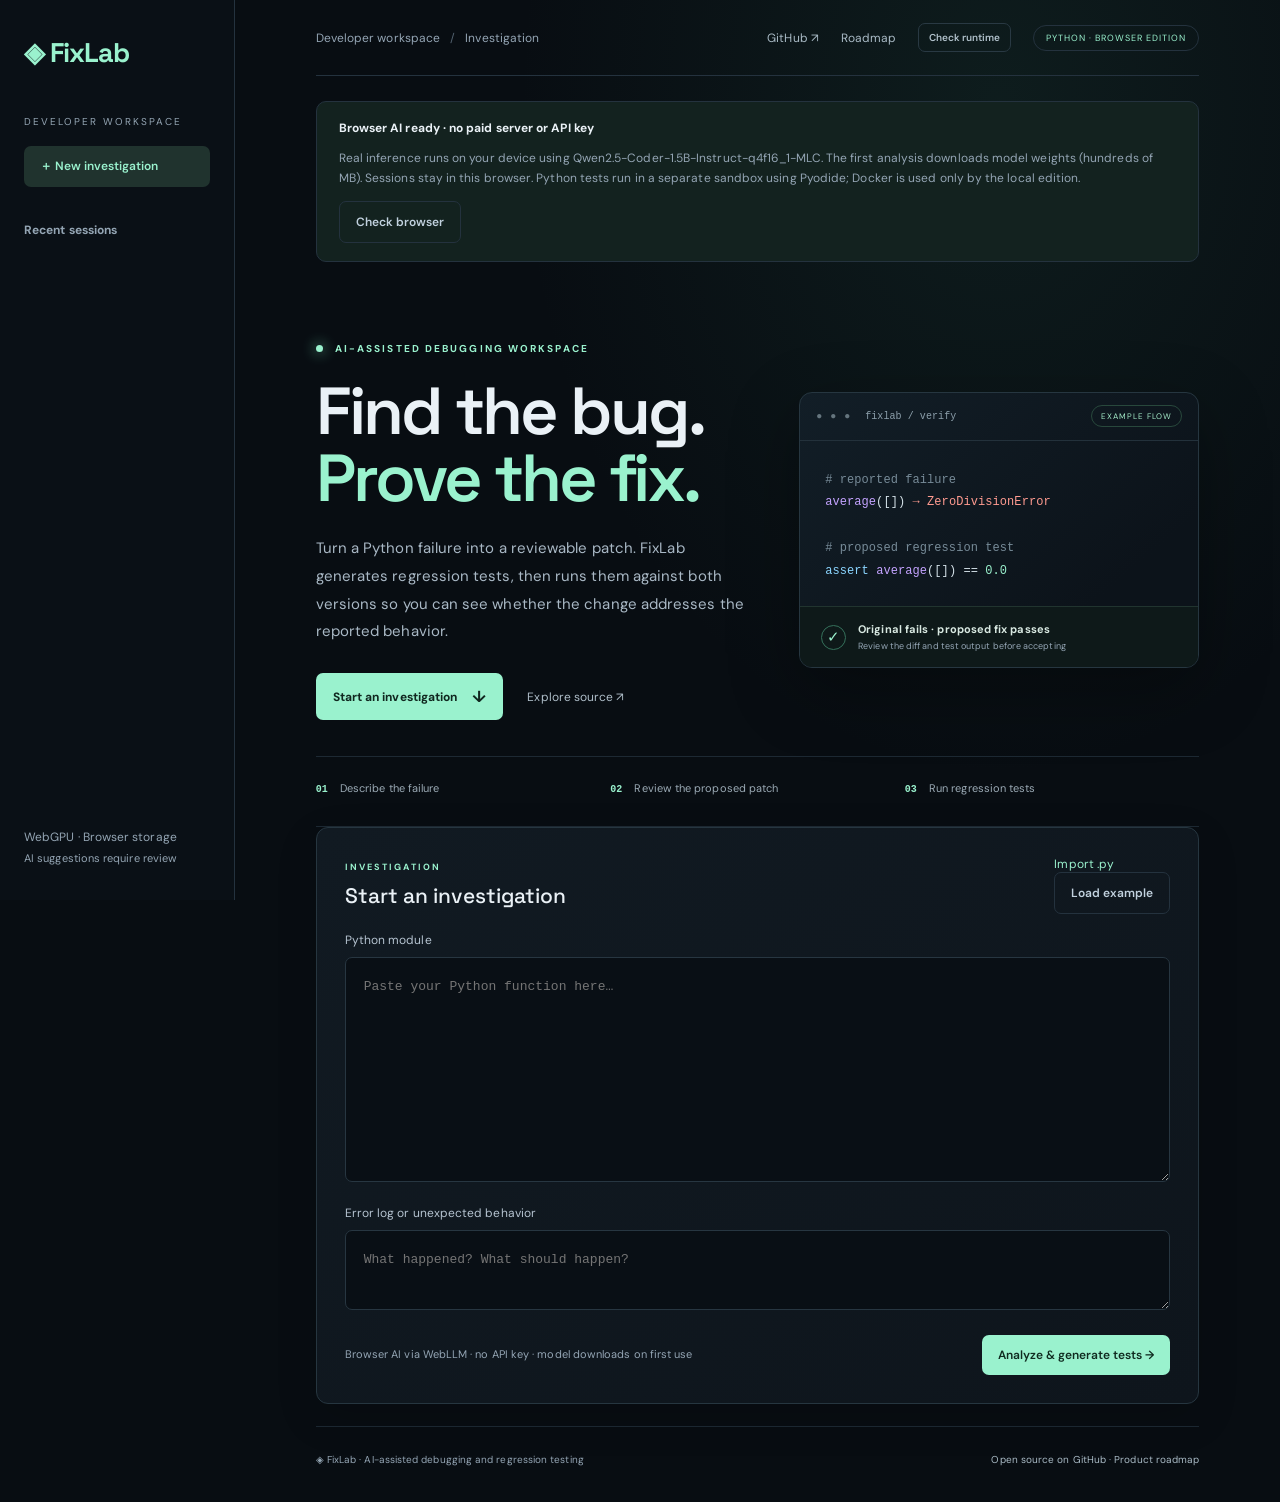
<file: docs/index.html>
<!doctype html><html lang="en"><head><meta charset="utf-8"><meta name="viewport" content="width=device-width,initial-scale=1"><title>FixLab · AI debugging workspace</title><link rel="stylesheet" href="./style.css"></head><body><aside><a class="brand" href="./">◈ FixLab</a><p class="caption">DEVELOPER WORKSPACE</p><button id="new" class="nav">＋ New investigation</button><h3>Recent sessions</h3><div id="history"></div><div class="aside-bottom">WebGPU · Browser storage<br><small>AI suggestions require review</small></div></aside><main><header><span>Developer workspace <span class="header-separator">/</span> Investigation</span><nav class="top-links" aria-label="Project links"><a href="https://github.com/uniyal802/fixlab" target="_blank" rel="noreferrer">GitHub ↗</a><a href="https://github.com/uniyal802/fixlab/blob/main/SCALE_ROADMAP.md">Roadmap</a><button id="runtime-check" class="runtime-link">Check runtime</button><span class="pill">PYTHON · BROWSER EDITION</span></nav></header><section id="setup" class="setup" aria-live="polite"></section><section class="intro"><div class="intro-copy"><p class="eyebrow"><span class="live-dot"></span> AI-ASSISTED DEBUGGING WORKSPACE</p><h1>Find the bug.<br><span>Prove the fix.</span></h1><p>Turn a Python failure into a reviewable patch. FixLab generates regression tests, then runs them against both versions so you can see whether the change addresses the reported behavior.</p><div class="hero-actions"><a class="hero-link" href="#investigation">Start an investigation <span aria-hidden="true">↓</span></a><a class="hero-secondary" href="https://github.com/uniyal802/fixlab" target="_blank" rel="noreferrer">Explore source ↗</a></div></div><div class="hero-card" aria-label="FixLab workflow overview"><div class="hero-card-head"><span class="window-dots">● ● ●</span><span>fixlab / verify</span><span class="status-chip">EXAMPLE FLOW</span></div><div class="hero-code"><span class="code-muted"># reported failure</span><br><span class="code-purple">average</span>([]) <span class="code-red">→ ZeroDivisionError</span><br><br><span class="code-muted"># proposed regression test</span><br><span class="code-blue">assert</span> <span class="code-purple">average</span>([]) == <span class="code-green">0.0</span></div><div class="proof-row"><span class="proof-icon">✓</span><div><strong>Original fails · proposed fix passes</strong><small>Review the diff and test output before accepting</small></div></div></div></section><div class="steps"><span><b>01</b> Describe the failure</span><span><b>02</b> Review the proposed patch</span><span><b>03</b> Run regression tests</span></div><section id="investigation" class="panel"><div class="panel-title"><div><p class="eyebrow section-eyebrow">INVESTIGATION</p><h2>Start an investigation</h2></div><div><label class="upload">Import .py <input id="file" type="file" accept=".py" hidden></label><button id="sample" class="secondary">Load example</button></div></div><label for="code">Python module</label><textarea id="code" spellcheck="false" placeholder="Paste your Python function here…"></textarea><label for="error">Error log or unexpected behavior</label><textarea id="error" class="short" placeholder="What happened? What should happen?"></textarea><div class="actions"><small>Browser AI via WebLLM · no API key · model downloads on first use</small><button id="analyze">Analyze & generate tests →</button></div></section><p id="status" role="status" aria-live="polite"></p><section id="result" hidden class="panel"><div class="panel-title"><h2 id="summary"></h2><span id="review" class="pill"></span></div><p id="explanation"></p><div class="tabs"><button data-tab="diff">Patch diff</button><button data-tab="fixed_code">Fixed module</button><button data-tab="tests">Regression tests</button></div><pre id="output"></pre><div class="actions"><div><button id="accept" class="secondary">Accept patch</button><button id="reject" class="secondary">Reject</button><button id="download" class="secondary">Download JSON</button><button id="source-download" class="secondary">Download .py</button><button id="delete" class="secondary">Delete session</button></div><button id="run">Run browser tests →</button></div><details><summary>Edit suggested code & tests</summary><label for="edit-code">Fixed module</label><textarea id="edit-code" spellcheck="false"></textarea><label for="edit-tests">Regression tests</label><textarea id="edit-tests" spellcheck="false"></textarea><button id="save-edit">Save revision</button><small> Saving clears old test results and the review decision.</small></details><div id="results"></div></section><footer><span>◈ FixLab · AI-assisted debugging and regression testing</span><span><a href="https://github.com/uniyal802/fixlab">Open source on GitHub</a> · <a href="https://github.com/uniyal802/fixlab/blob/main/SCALE_ROADMAP.md">Product roadmap</a></span></footer></main><script src="./browser.js"></script><script src="./app.js"></script></body></html>
</file>
<file: docs/style.css>
@import url('https://fonts.googleapis.com/css2?family=DM+Sans:wght@400;500;600;700&family=Space+Grotesk:wght@400;500;600;700&display=swap');
:root{color-scheme:dark;--bg:#0c1117;--panel:#131b24;--muted:#93a3b4;--line:#263343;--mint:#91f0c7}*{box-sizing:border-box}body{margin:0;background:var(--bg);color:#eaf1f6;font:15px 'DM Sans',sans-serif}aside{position:fixed;width:235px;height:100vh;padding:35px 24px;border-right:1px solid var(--line);background:#101720}.brand{font:700 30px 'Space Grotesk',sans-serif;color:var(--mint);text-decoration:none}.caption{font-size:10px;letter-spacing:2px;margin:45px 0 18px;color:var(--muted)}h3{font-size:12px;color:var(--muted);margin-top:35px}.nav{width:100%;text-align:left;background:#20332e;color:var(--mint)}#history button{display:block;width:100%;text-align:left;background:transparent;color:var(--muted);white-space:nowrap;overflow:hidden;text-overflow:ellipsis;margin:8px 0;padding:10px}.aside-bottom{position:absolute;bottom:30px;line-height:1.8;color:var(--muted);font-size:12px}main{max-width:1250px;margin-left:235px;padding:0 54px}header{height:90px;display:flex;align-items:center;justify-content:space-between;border-bottom:1px solid var(--line);font-size:12px;color:var(--muted)}.pill{border:1px solid var(--line);border-radius:30px;padding:6px 12px;font-size:10px;letter-spacing:1px}.intro{padding:44px 0 28px}.eyebrow{font-size:11px;color:var(--mint);letter-spacing:2px}h1{font:600 52px/1.08 'Space Grotesk',sans-serif;letter-spacing:-2px;margin:16px 0}h1 span{color:var(--mint)}.intro>p:last-child{color:var(--muted);max-width:550px;line-height:1.7}.steps{display:flex;gap:38px;padding:20px 0 26px;font-size:12px;color:var(--muted)}.panel{border:1px solid var(--line);border-radius:14px;background:var(--panel);padding:26px;margin-bottom:22px}.panel-title{display:flex;align-items:center;justify-content:space-between;gap:15px}h2{font:500 20px 'Space Grotesk',sans-serif;margin:0 0 12px}label{display:block;font-size:12px;margin:18px 0 9px;color:#b5c3d0}textarea{width:100%;height:225px;background:#0c131b;border:1px solid var(--line);border-radius:8px;color:#d4e5f0;padding:18px;resize:vertical;font:13px/1.7 monospace}.short{height:80px}textarea:focus{outline:1px solid var(--mint)}button{border:0;border-radius:7px;background:var(--mint);color:#102b20;font:600 12px 'DM Sans',sans-serif;padding:12px 16px;cursor:pointer}button:disabled{opacity:.45;cursor:wait}.secondary,.tabs button{background:transparent;color:#c1d1de;border:1px solid var(--line)}.actions{display:flex;align-items:center;justify-content:space-between;gap:15px;flex-wrap:wrap;margin-top:20px}small{font-size:11px;color:var(--muted)}#status{color:var(--mint);line-height:1.6}#explanation{line-height:1.8;color:#b5c3d0}.tabs{display:flex;gap:8px;margin-top:25px}.tabs button.active{color:var(--mint);border-color:var(--mint)}pre{white-space:pre-wrap;overflow-wrap:anywhere;background:#0b1219;border:1px solid var(--line);padding:20px;border-radius:8px;max-height:420px;overflow:auto;font:12px/1.7 monospace}.test-grid{display:grid;grid-template-columns:1fr 1fr;gap:15px;margin-top:25px}.pass{color:var(--mint)}.fail{color:#ffb4a1}footer{padding:25px 0 40px;color:var(--muted);font-size:11px}@media(max-width:900px){aside{display:none}main{margin:0;padding:0 20px}h1{font-size:42px}.steps{gap:15px}.test-grid{grid-template-columns:1fr}.actions>div{display:flex;gap:6px;flex-wrap:wrap}}[hidden]{display:none!important}

.setup{margin-top:24px;border:1px solid var(--line);padding:18px 22px;border-radius:10px;background:#13221f;font-size:12px}.setup p{color:var(--muted);line-height:1.7;overflow-wrap:anywhere}.metric{color:var(--mint);font-size:12px;line-height:1.7}details{margin-top:24px;border-top:1px solid var(--line);padding-top:20px}summary{cursor:pointer;color:var(--mint)}.upload{display:inline-block;margin:0 10px 0 0;color:var(--mint);cursor:pointer}button:focus-visible,a:focus-visible,summary:focus-visible{outline:2px solid var(--mint);outline-offset:4px}
@media(max-width:900px){aside{display:block;position:relative;height:auto;width:100%;padding:18px 20px;border-right:0;border-bottom:1px solid var(--line)}aside .caption,aside .aside-bottom{display:none}aside .brand{font-size:24px}aside h3{margin:18px 0 8px}aside .nav{width:auto;float:right}#history{display:flex;gap:8px;overflow:auto}#history button{min-width:180px;max-width:230px;margin:0;background:#17232d}}

/* Portfolio landing and investigation workspace */
:root{--bg:#080d12;--panel:#101820;--line:#24323e;--mint:#9af2ce;--muted:#94a5b4;--soft:#dce7ed}body{background:radial-gradient(ellipse at 78% 7%,rgba(43,104,84,.17),transparent 34%),var(--bg);letter-spacing:.005em}aside{background:rgba(11,17,23,.94);backdrop-filter:blur(14px)}.brand{font-size:27px;letter-spacing:-1px}.brand::first-letter{color:#d5fff0}main{max-width:1450px;padding:0 6.3%}header{height:76px}header>span{font-size:12px}.header-separator{color:#536270;padding:0 7px}.top-links{display:flex;align-items:center;gap:22px}.top-links a,footer a{color:#a9bac5;text-decoration:none;font-size:12px}.top-links a:hover,footer a:hover{color:var(--mint)}.top-links .pill{color:var(--mint);font-size:9px}.intro{display:grid;grid-template-columns:1.04fr .96fr;gap:50px;align-items:center;padding:70px 0 36px}.intro-copy{max-width:600px}.eyebrow{font-size:10px;font-weight:700;letter-spacing:2.1px}.live-dot{display:inline-block;width:7px;height:7px;margin-right:8px;border-radius:50%;background:var(--mint);box-shadow:0 0 14px #82ecc1}.intro h1{font-size:clamp(48px,5.2vw,72px);line-height:1.01;letter-spacing:-3px;margin:23px 0}.intro>div>p:not(.eyebrow){max-width:580px;color:#a9b8c5;font-size:15px;line-height:1.85}.hero-actions{display:flex;gap:24px;align-items:center;margin-top:27px}.hero-link{display:inline-flex;gap:15px;align-items:center;padding:13px 17px;border-radius:7px;background:var(--mint);color:#10271f;text-decoration:none;font-weight:700;font-size:12px}.hero-link span{font-size:16px}.hero-secondary{font-size:12px;color:#afbec9;text-decoration:none}.hero-card{padding:0;border:1px solid #263640;border-radius:13px;background:linear-gradient(140deg,#121e27,#0c131a 75%);box-shadow:0 22px 70px #0005;overflow:hidden;transform:translateY(4px)}.hero-card-head{height:48px;padding:0 16px;display:flex;align-items:center;gap:14px;border-bottom:1px solid #23313b;color:#8da0ac;font:10px monospace}.window-dots{color:#65757e;letter-spacing:1px}.status-chip{margin-left:auto;border:1px solid #28483c;border-radius:20px;padding:5px 9px;color:#a5edca;font:8px 'DM Sans',sans-serif;letter-spacing:1px}.hero-code{padding:28px 25px 24px;color:#d4e1e8;font:12px/1.9 ui-monospace,SFMono-Regular,Menlo,monospace}.code-muted{color:#778b98}.code-purple{color:#c4a3ff}.code-red{color:#ff9b90}.code-blue{color:#8bd5ff}.code-green{color:#9bf2ce}.proof-row{display:flex;align-items:center;gap:12px;padding:15px 21px;background:#0e1919;border-top:1px solid #21342f}.proof-icon{display:grid;place-items:center;width:25px;height:25px;border:1px solid #35715b;border-radius:50%;color:#9bf2ce}.proof-row strong,.proof-row small{display:block}.proof-row strong{font-size:11px;color:#d9e9e2}.proof-row small{margin-top:4px;font-size:9px}.steps{gap:0;padding:24px 0 31px;border-top:1px solid #1d2933;border-bottom:1px solid #1d2933;color:#9baab5}.steps span{flex:1;font-size:11px}.steps b{color:var(--mint);font:600 10px monospace;margin-right:9px}.setup{margin-top:25px}.panel{border-color:#263640;border-radius:12px;background:linear-gradient(145deg,#111a22,#0e151c);padding:28px;box-shadow:0 14px 42px #0002}.section-eyebrow{margin:0 0 9px;color:var(--mint);font-size:9px}.panel h2{margin:0;font-size:21px}.panel-title{margin-bottom:14px}.panel-title>div{display:flex;flex-direction:column}textarea{background:#090f15;border-color:#273641;border-radius:7px}button{transition:transform .16s ease,filter .16s ease}button:hover{filter:brightness(1.08);transform:translateY(-1px)}.panel .actions small{max-width:70ch;line-height:1.6}.tabs{border-bottom:1px solid var(--line)}.tabs button{border-radius:7px 7px 0 0}footer{display:flex;justify-content:space-between;gap:18px;padding:26px 0 36px;border-top:1px solid #1b2731}footer span{font-size:10px}footer a{font-size:10px}@media(max-width:1050px){main{padding:0 4%}.intro{gap:28px}.intro h1{letter-spacing:-2px}.top-links{gap:12px}}@media(max-width:760px){main{padding:0 18px}header{height:62px}.top-links{gap:10px}.top-links .pill{display:none}.intro{grid-template-columns:1fr;gap:28px;padding:42px 0 28px}.intro h1{font-size:50px}.hero-card{max-width:580px}.steps{display:grid;grid-template-columns:1fr;gap:14px;padding:20px 0}.panel{padding:20px 16px}.panel-title{align-items:flex-start}footer{flex-direction:column}.panel-title>div{min-width:0}}@media(prefers-reduced-motion:reduce){*,*::before,*::after{scroll-behavior:auto!important;transition:none!important}}

.runtime-link{padding:7px 10px;background:transparent;border:1px solid #293943;color:#b2c2cc;font-size:10px}.runtime-link:hover{color:var(--mint);border-color:#5d9e81}
</file>
